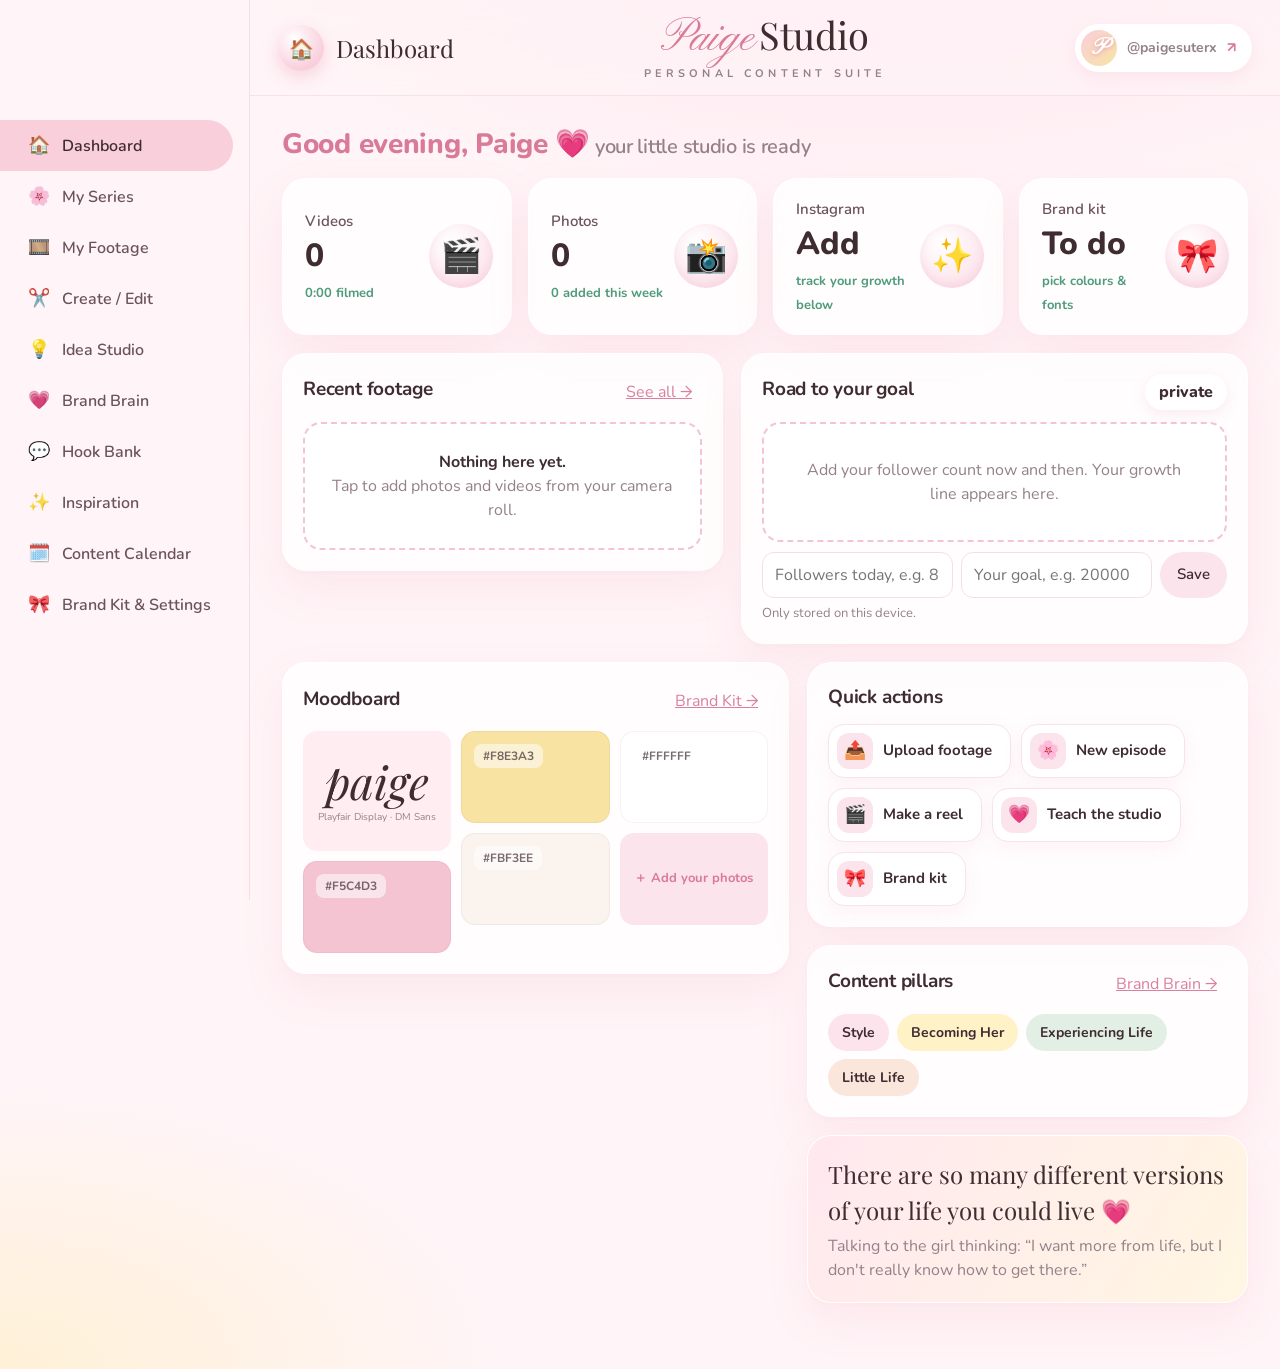
<file: index.html>
<!doctype html>
<html lang="en">
<head>
  <meta charset="utf-8">
  <meta name="viewport" content="width=device-width, initial-scale=1, viewport-fit=cover">
  <meta name="apple-mobile-web-app-capable" content="yes">
  <meta name="apple-mobile-web-app-title" content="Studio">
  <meta name="theme-color" content="#FFFBF8">
  <link rel="apple-touch-icon" href="icon-180.png">
  <link rel="manifest" href="manifest.webmanifest">
  <title>Paige's Content Studio</title>
  <link rel="preconnect" href="https://fonts.googleapis.com">
  <link rel="preconnect" href="https://fonts.gstatic.com" crossorigin>
  <link rel="stylesheet" href="studio.css">
</head>
<body>
  <aside class="side" id="side">
    <nav id="nav"></nav>
  </aside>
  <div class="mainwrap">
    <header class="topbar">
      <div class="tb-left"><span class="tb-ic" id="tbIcon">♡</span><span id="tbTitle">Home</span></div>
      <div class="tb-logo"><div><span class="script">Paige</span><span class="serif">Studio</span></div><small>personal content suite</small></div>
      <a class="tb-right" href="https://www.instagram.com/paigesuterx/" target="_blank" rel="noopener" title="Open my Instagram"><span class="avatar">P</span><span>@paigesuterx</span><span class="ig-arrow">↗</span></a>
    </header>
    <header class="mob-top">
      <div class="brandmark"><span class="script">Paige</span><span class="caps">content studio</span>
        <a class="ig-link" href="https://www.instagram.com/paigesuterx/" target="_blank" rel="noopener">@paigesuterx ↗</a></div>
    </header>
    <nav class="mob-nav" id="mobNav"></nav>
    <main id="view" class="view"></main>
  </div>
  <div id="sheet" class="sheet" hidden><div class="sheet-card" id="sheetCard"></div></div>
  <div id="toast" class="toast"></div>
  <input type="file" id="uploadInput" accept="image/*,video/*" multiple hidden>
  <input type="file" id="fontInput" accept=".ttf,.otf,font/ttf,font/otf" hidden>
  <script type="module" src="studio.js"></script>
</body>
</html>
</file>
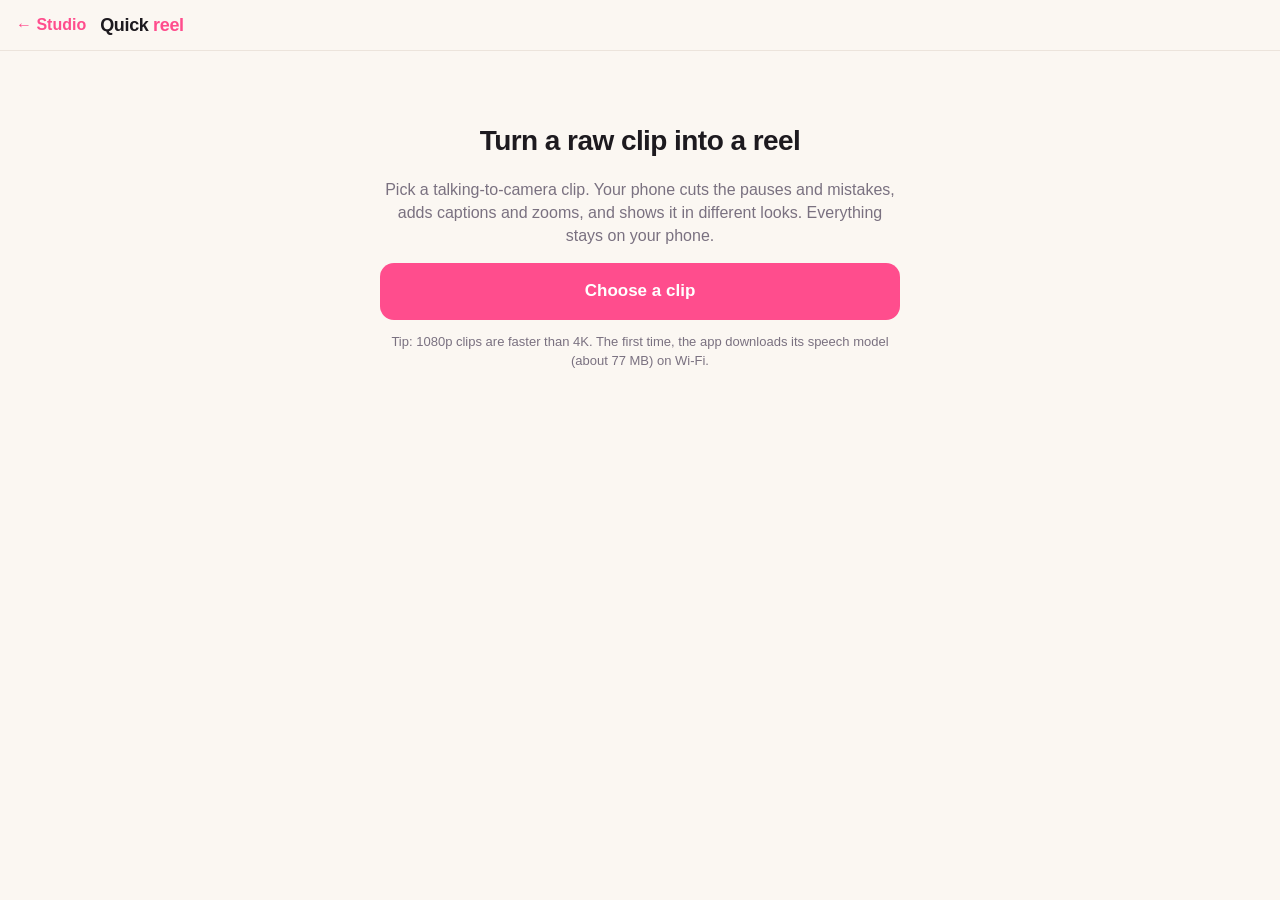
<file: edit.html>
<!doctype html>
<html lang="en">
<head>
  <meta charset="utf-8">
  <meta name="viewport" content="width=device-width, initial-scale=1, viewport-fit=cover">
  <meta name="apple-mobile-web-app-capable" content="yes">
  <meta name="apple-mobile-web-app-title" content="Studio">
  <meta name="theme-color" content="#fbf7f2">
  <link rel="apple-touch-icon" href="icon-180.png">
  <link rel="manifest" href="manifest.webmanifest">
  <title>Content Studio</title>
  <link rel="preconnect" href="https://fonts.googleapis.com">
  <link rel="preconnect" href="https://fonts.gstatic.com" crossorigin>
  <link rel="stylesheet" href="style.css">
</head>
<body>
<header class="top">
  <a href="./" class="back-link">← Studio</a>
  <div class="logo">Quick <span>reel</span></div>
  <button id="newClip" class="ghost" hidden>New clip</button>
</header>

<main>
  <!-- 1. Start -->
  <section id="start" class="start">
    <h1>Turn a raw clip into a reel</h1>
    <p class="muted">Pick a talking-to-camera clip. Your phone cuts the pauses and mistakes, adds captions
      and zooms, and shows it in different looks. Everything stays on your phone.</p>
    <label class="big-btn">
      <input type="file" id="file" accept="video/*" hidden>
      Choose a clip
    </label>
    <p class="small muted">Tip: 1080p clips are faster than 4K. The first time, the app downloads its speech
      model (about 77&nbsp;MB) on Wi-Fi.</p>
  </section>

  <!-- 2. Studio -->
  <section id="studio" class="studio" hidden>
    <div class="stage">
      <div class="frame">
        <canvas id="preview" width="540" height="960"></canvas>
        <button id="playBtn" class="play" aria-label="Play">▶</button>
      </div>
      <div id="status" class="status"></div>
    </div>

    <div class="panel">
      <div id="episodeBox" class="episode" hidden></div>
      <div class="row-head"><h2>Look</h2><button id="compareBtn" class="ghost">Compare all</button></div>
      <div id="looks" class="chips"></div>
      <p id="lookBlurb" class="small muted"></p>

      <h2>Colours</h2>
      <div id="palettes" class="swatches"></div>

      <h2>Hook text</h2>
      <input id="hook" type="text" maxlength="90" placeholder="e.g. 3 things I wish I knew before…">
      <p class="small muted">Shows at the start of the video. Leave empty for none.</p>

      <div class="ideas">
        <div class="row-head"><h2>💡 Hook ideas</h2><button id="shuffleHooks" class="ghost">Shuffle</button></div>
        <p id="ideasNote" class="small muted">These appear once your captions are ready, matched to what you said.</p>
        <div id="hookIdeas" class="idea-list"></div>
        <button id="askClaude" class="claude-btn" disabled>✧ Ask Claude for hooks &amp; captions for this video</button>
        <div class="test-box">
          <label class="toggle"><input type="checkbox" id="testMode"> <span><b>Same clips, new hooks.</b> Pick 2–6 hooks and get one video per hook to test as trial reels</span></label>
          <button id="makeVersions" class="big-btn" hidden>Make versions</button>
          <div id="versionsBox"></div>
        </div>
        <div id="claudeResults"></div>
      </div>

      <h2>Editing</h2>
      <label class="toggle"><input type="checkbox" id="optCaptions" checked> Captions</label>
      <label class="toggle"><input type="checkbox" id="optBloopers" checked> Cut mistakes &amp; repeated lines</label>
      <label class="toggle"><input type="checkbox" id="optFillers" checked> Cut ums &amp; uhs</label>
      <label class="field">Cut pauses longer than <b id="pauseVal"></b>
        <input type="range" id="pause" min="0.25" max="1.5" step="0.05"></label>

      <div id="stats" class="stats"></div>

      <button id="exportBtn" class="big-btn">Make my video</button>
      <div id="exportBox" hidden>
        <div class="progress"><div id="exportBar"></div></div>
        <p id="exportMsg" class="small muted"></p>
        <div id="saveRow" class="row" hidden>
          <button id="saveBtn" class="big-btn">Save to Photos</button>
          <a id="dlLink" class="btn" download>Download</a>
        </div>
      </div>
    </div>
  </section>

  <!-- Ask Claude -->
  <div id="claudeSheet" class="sheet" hidden>
    <div class="sheet-inner">
      <div class="row-head"><h2>✧ Ask Claude</h2><button id="closeClaude" class="ghost">Close</button></div>
      <p class="small"><b>1.</b> Copy this and paste it into your Claude chat. It's free, using your Claude subscription.</p>
      <button id="copyPrompt" class="big-btn">Copy prompt</button>
      <pre id="promptBox" class="promptbox"></pre>
      <p class="small"><b>2.</b> Copy Claude's whole reply and paste it here:</p>
      <textarea id="replyBox" class="replybox" placeholder="Paste Claude's reply here"></textarea>
      <button id="applyReply" class="big-btn">Show my ideas</button>
      <p id="replyMsg" class="small muted"></p>
    </div>
  </div>

  <!-- Compare all looks -->
  <div id="compare" class="sheet" hidden>
    <div class="sheet-inner">
      <div class="row-head"><h2>Same clip, every look</h2><button id="closeCompare" class="ghost">Done</button></div>
      <p class="small muted">Tap one to use it.</p>
      <div id="compareGrid" class="compare-grid"></div>
    </div>
  </div>
</main>

<video id="video" playsinline preload="auto" class="hidden-video"></video>
<script type="module" src="app.js"></script>
</body>
</html>
</file>
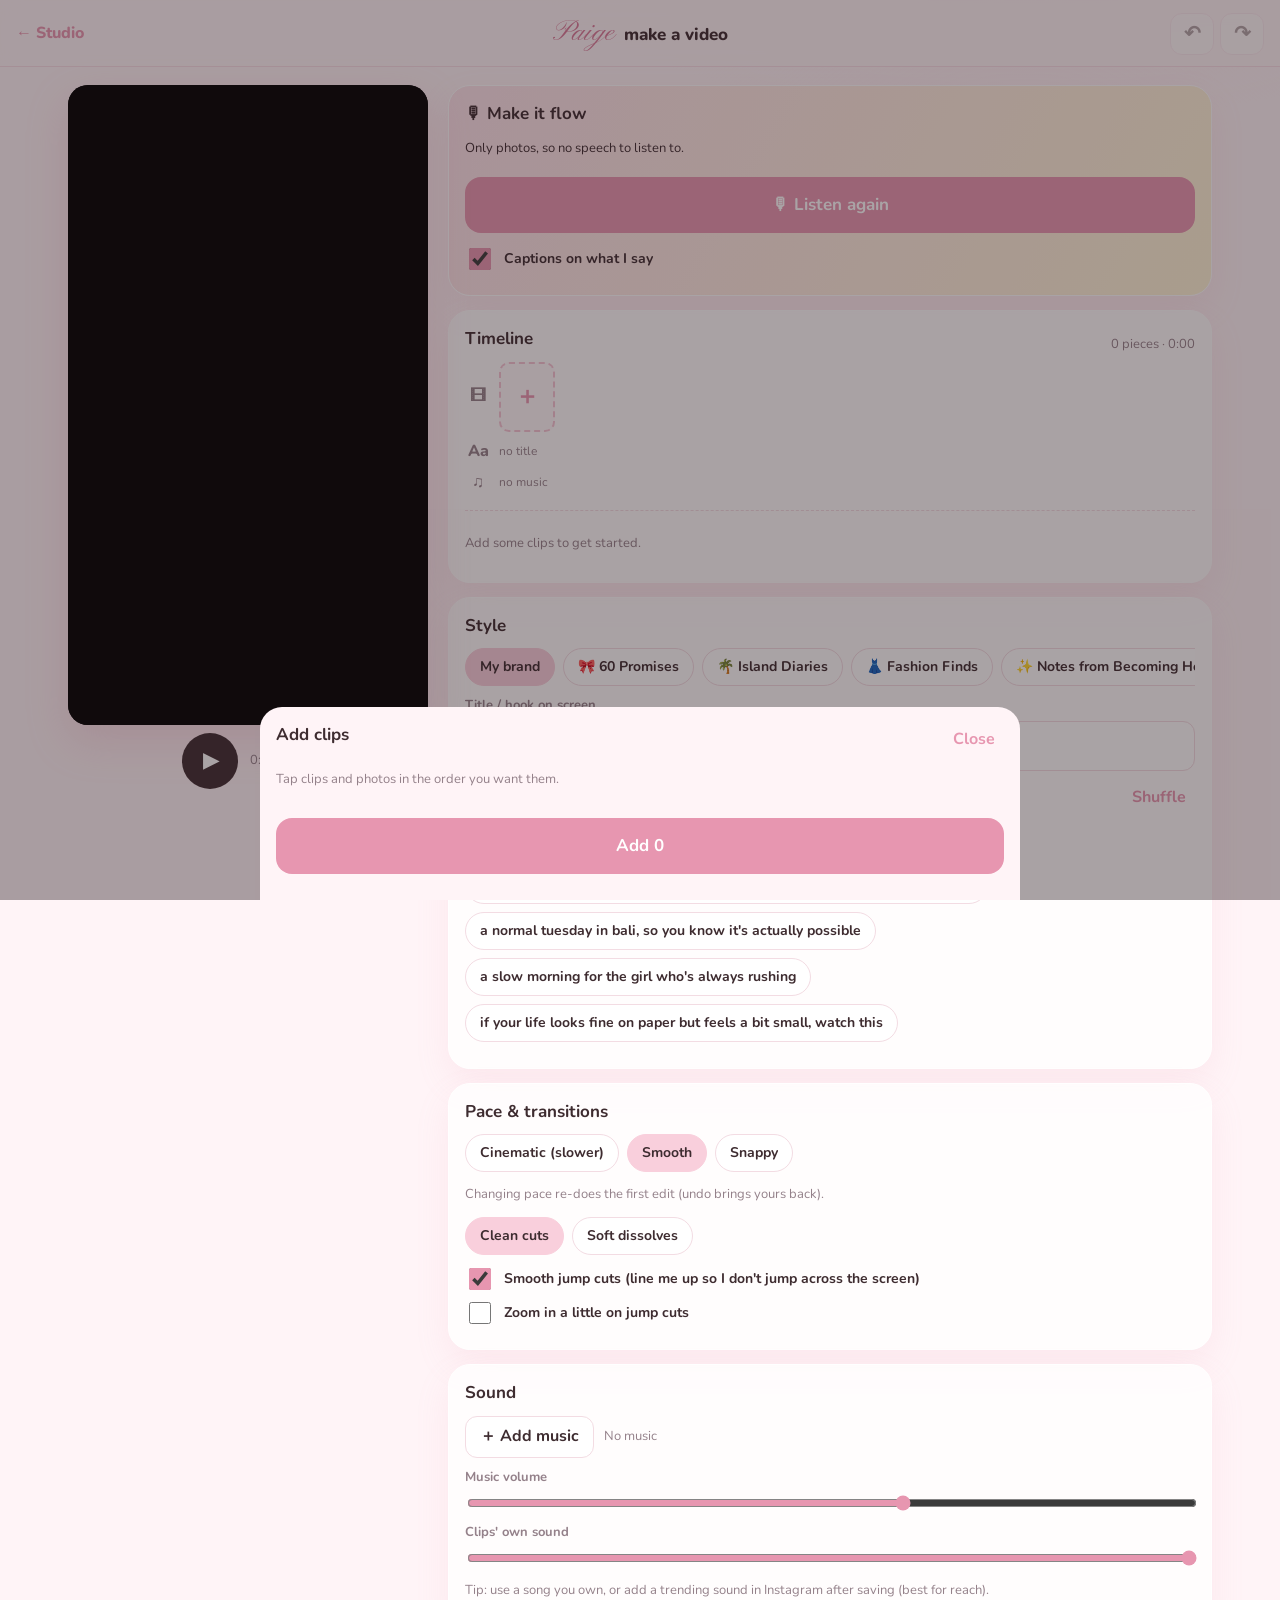
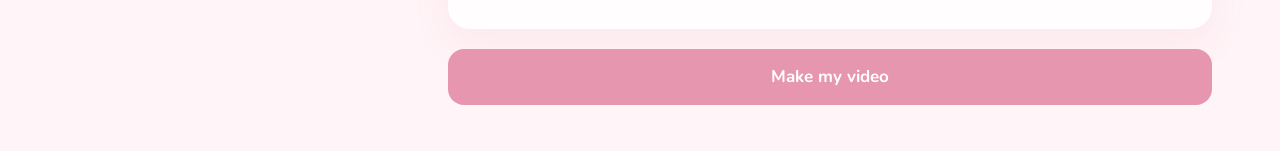
<file: montage.html>
<!doctype html>
<html lang="en">
<head>
  <meta charset="utf-8">
  <meta name="viewport" content="width=device-width, initial-scale=1, viewport-fit=cover">
  <meta name="apple-mobile-web-app-capable" content="yes">
  <meta name="apple-mobile-web-app-title" content="Studio">
  <meta name="theme-color" content="#FFF4F7">
  <link rel="apple-touch-icon" href="icon-180.png">
  <link rel="manifest" href="manifest.webmanifest">
  <title>Make a video · Paige Studio</title>
  <link rel="preconnect" href="https://fonts.googleapis.com">
  <link rel="preconnect" href="https://fonts.gstatic.com" crossorigin>
  <link rel="stylesheet" href="montage.css">
</head>
<body>
<header class="mtop">
  <a href="./#create" class="back">← Studio</a>
  <div class="mtitle"><span class="script">Paige</span> make a video</div>
  <div class="undo"><button id="undoBtn" disabled title="Undo">↶</button><button id="redoBtn" disabled title="Redo">↷</button></div>
</header>

<main class="mwrap">
  <section class="stage">
    <div class="frame"><canvas id="preview" width="540" height="960"></canvas></div>
    <div class="transport"><button id="playBtn" class="play">▶</button><span id="timeLabel" class="small muted">0:00</span></div>
    <p id="status" class="small muted center"></p>
  </section>

  <section class="side">
    <div class="card flow-card">
      <h2>🎙 Make it flow</h2>
      <p id="flowStatus" class="small"></p>
      <button id="flowBtn" class="big-btn">🎙 Listen to what I'm saying</button>
      <label class="toggle"><input type="checkbox" id="capToggle" checked> Captions on what I say</label>
      <div id="storyBox" hidden>
        <h3 style="margin-top:10px">✧ Make it make sense</h3>
        <label class="field">What's this video about? <input id="goalIn" type="text" placeholder="e.g. why I moved to Australia with no plan"></label>
        <button id="askStory" class="claude-btn">✧ Ask Claude to edit the story</button>
        <p class="small muted">Claude is the content editor: it reads everything you said, keeps only the most valuable words and builds hook → context → value → ending. The app then cuts your footage to exactly those words.</p>
      </div>
      <div id="planBox" class="plan" hidden></div>
    </div>

    <div class="card timeline-card">
      <div class="row-head"><h2>Timeline</h2><span id="totalLabel" class="small muted"></span></div>
      <div class="tracks">
        <div class="track"><span class="track-label">🎞</span><div id="trackVideo" class="track-items"></div></div>
        <div class="track"><span class="track-label">Aa</span><div id="trackText" class="track-items"></div></div>
        <div class="track"><span class="track-label">♫</span><div id="trackMusic" class="track-items"></div></div>
      </div>
      <div id="clipPanel" class="clip-panel"></div>
    </div>

    <div class="card">
      <h2>Style</h2>
      <div id="styleChips" class="chips scroll"></div>
      <div id="episodeBox" class="episode" hidden></div>
      <label class="field">Title / hook on screen <input id="titleIn" type="text" maxlength="90" placeholder="e.g. a very unproductive (perfect) day in bali"></label>
      <div class="row-head"><span class="small muted">Hook ideas from your bank</span><button id="moreHooks" class="ghost">Shuffle</button></div>
      <div id="hookIdeas" class="chips"></div>
    </div>

    <div class="card">
      <h2>Pace &amp; transitions</h2>
      <div class="chips">
        <button class="chip" data-pace="cinematic">Cinematic (slower)</button>
        <button class="chip" data-pace="smooth">Smooth</button>
        <button class="chip" data-pace="snappy">Snappy</button>
      </div>
      <p class="small muted">Changing pace re-does the first edit (undo brings yours back).</p>
      <div class="chips"><button class="chip" data-tr="cut">Clean cuts</button><button class="chip" data-tr="fade">Soft dissolves</button></div>
      <label class="toggle"><input type="checkbox" id="matchToggle" checked> Smooth jump cuts (line me up so I don't jump across the screen)</label>
      <label class="toggle"><input type="checkbox" id="punchToggle"> Zoom in a little on jump cuts</label>
    </div>

    <div class="card">
      <h2>Sound</h2>
      <div class="row"><button id="musicBtn">＋ Add music</button><span id="musicName" class="small muted">No music</span><button id="musicRemove" class="ghost" hidden>Remove</button></div>
      <input id="musicIn" type="file" accept="audio/*,.mp3,.m4a,.wav" hidden>
      <label class="field">Music volume <input id="musicVol" type="range" min="0" max="1" step="0.05" value="0.6"></label>
      <label class="field">Clips' own sound <input id="clipVol" type="range" min="0" max="1" step="0.05" value="1"></label>
      <p class="small muted">Tip: use a song you own, or add a trending sound in Instagram after saving (best for reach).</p>
    </div>

    <button id="exportBtn" class="big-btn">Make my video</button>
    <div id="exportBox" hidden>
      <div class="progress"><div id="exportBar"></div></div>
      <p id="exportMsg" class="small muted"></p>
      <div id="saveRow" class="row" hidden><button id="saveBtn" class="big-btn">Save to Photos</button><a id="dlLink" class="btn" download>Download</a></div>
    </div>
  </section>
</main>

<div id="picker" class="sheet" hidden>
  <div class="sheet-inner">
    <div class="row-head"><h2>Add clips</h2><button id="pickClose" class="ghost">Close</button></div>
    <p class="small muted">Tap clips and photos in the order you want them.</p>
    <div id="pickGrid" class="pick-grid"></div>
    <button id="pickAdd" class="big-btn">Add 0</button>
  </div>
</div>

<div id="claudeSheet" class="sheet" hidden>
  <div class="sheet-inner">
    <div class="row-head"><h2>✧ Ask Claude to edit the story</h2><button id="closeClaude" class="ghost">Close</button></div>
    <p class="small"><b>1.</b> Copy this and paste it into your Claude chat (free, using your Claude subscription).</p>
    <button id="copyPrompt" class="big-btn">Copy prompt</button>
    <pre id="promptBox" class="promptbox"></pre>
    <p class="small"><b>2.</b> Copy Claude's whole reply and paste it here:</p>
    <textarea id="replyBox" class="replybox" placeholder="Paste Claude's reply here"></textarea>
    <button id="applyReply" class="big-btn">Build my edit</button>
    <p id="replyMsg" class="small muted"></p>
  </div>
</div>

<div id="checkSheet" class="sheet" hidden>
  <div class="sheet-inner">
    <div class="row-head"><h2>Before I export: does it flow?</h2><button id="checkClose" class="ghost">Close</button></div>
    <div id="checkBody"></div>
    <button id="checkGo" class="big-btn">Reads well, make my video</button>
    <button id="checkFix" class="claude-btn">✧ Fix it with Claude</button>
  </div>
</div>

<video id="vA" playsinline preload="auto" class="hidden-video"></video>
<video id="vB" playsinline preload="auto" class="hidden-video"></video>
<video id="vC" playsinline preload="auto" class="hidden-video"></video>
<script type="module" src="montage.js"></script>
</body>
</html>
</file>
<file: studio.css>
:root {
  --bg: #FFF7F8; --surface: #FFFFFF; --ink: #3E2C30; --muted: #94818A; --line: #F2E6E4;
  --pink: #F5C4D3; --pink-deep: #D9809D; --pink-soft: #FDEAF0; --sage: #DDEBDD; --blush: #F8E1D7;
  --butter: #F8E3A3; --butter-soft: #FFF8E1; --ok: #4E9C7B; --err: #C9505F;
  --radius: 18px; --shadow: 0 1px 2px rgba(62,44,48,.04), 0 10px 30px rgba(62,44,48,.06);
  --serif: "Playfair Display", Georgia, serif; --sans: "Nunito", "DM Sans", -apple-system, BlinkMacSystemFont, sans-serif;
}
* { box-sizing: border-box; -webkit-tap-highlight-color: transparent; }
[hidden] { display: none !important; }
html, body { margin: 0; background: var(--bg); color: var(--ink); font: 16px/1.5 var(--sans); }
body { display: flex; min-height: 100vh; }
a { color: inherit; }
h1, h2, h3 { font-family: var(--serif); font-weight: 500; letter-spacing: -.01em; margin: 0; }
h1 { font-size: 34px; line-height: 1.15; }
h1 em, h2 em { font-style: italic; color: var(--pink-deep); }
h2 { font-size: 22px; margin-bottom: 4px; }
h3 { font-family: var(--sans); font-size: 15px; font-weight: 700; }
.muted { color: var(--muted); }
.small { font-size: 13px; }
.eyebrow { font-size: 12px; letter-spacing: .14em; text-transform: uppercase; color: var(--muted); font-weight: 700; }

/* layout */
.side { width: 230px; flex: none; padding: max(24px, env(safe-area-inset-top)) 16px 24px; border-right: 1px solid var(--line);
  position: sticky; top: 0; height: 100vh; overflow: auto; background: var(--bg); }
.brandmark { font-family: var(--serif); font-size: 22px; padding: 0 10px 20px; }
.brandmark em { color: var(--pink-deep); }
.side nav a, .mob-nav a { display: flex; align-items: center; gap: 10px; padding: 10px 12px; border-radius: 12px;
  text-decoration: none; color: var(--muted); font-weight: 600; font-size: 15px; }
.side nav a.on, .side nav a:hover { background: var(--pink-soft); color: var(--ink); }
.side nav a .ic { width: 22px; text-align: center; }
.mainwrap { flex: 1; min-width: 0; }
.mob-top, .mob-nav { display: none; }
.view { max-width: 1120px; margin: 0 auto; padding: 32px 32px calc(48px + env(safe-area-inset-bottom)); }
@media (max-width: 900px) {
  .side { display: none; }
  .mob-top { display: block; padding: max(14px, env(safe-area-inset-top)) 16px 4px; }
  .mob-top .brandmark { padding: 0; font-size: 20px; }
  .mob-nav { display: flex; gap: 4px; overflow-x: auto; padding: 8px 12px; position: sticky; top: 0; z-index: 5;
    background: rgba(255,251,248,.94); backdrop-filter: blur(10px); border-bottom: 1px solid var(--line); scrollbar-width: none; }
  .mob-nav a { flex: none; padding: 7px 12px; font-size: 14px; }
  .mob-nav a.on { background: var(--ink); color: #fff; }
  .view { padding: 20px 16px calc(40px + env(safe-area-inset-bottom)); }
  h1 { font-size: 28px; }
}

/* building blocks */
.card { background: var(--surface); border: 1px solid var(--line); border-radius: var(--radius); box-shadow: var(--shadow); padding: 20px; margin-bottom: 18px; }
.card-head { display: flex; align-items: center; justify-content: space-between; gap: 12px; margin-bottom: 12px; }
.grid { display: grid; gap: 16px; }
.cols-2 { grid-template-columns: repeat(auto-fill, minmax(300px, 1fr)); }
.cols-3 { grid-template-columns: repeat(auto-fill, minmax(220px, 1fr)); }
.row { display: flex; gap: 10px; align-items: center; flex-wrap: wrap; }
.spacer { flex: 1; }
.page-head { margin-bottom: 22px; }
.page-head p { margin: 6px 0 0; color: var(--muted); max-width: 640px; }
button, .btn { font: inherit; font-weight: 600; font-size: 15px; border: 1px solid var(--line); background: var(--surface); color: var(--ink);
  padding: 10px 16px; border-radius: 999px; min-height: 44px; cursor: pointer; display: inline-flex; align-items: center; gap: 8px;
  text-decoration: none; justify-content: center; }
button:disabled { opacity: .5; }
.btn-pink { background: var(--ink); color: #fff; border-color: var(--ink); }
.btn-big { width: 100%; min-height: 56px; font-size: 17px; border-radius: 16px; }
.btn-soft { background: var(--pink-soft); border-color: transparent; }
.btn-ghost { background: transparent; border-color: transparent; color: var(--pink-deep); padding: 6px 10px; min-height: 36px; }
.btn-danger { color: var(--err); }
.chip { display: inline-flex; align-items: center; gap: 6px; padding: 6px 12px; border-radius: 999px; background: var(--surface);
  border: 1px solid var(--line); font-size: 14px; font-weight: 600; min-height: 36px; cursor: pointer; }
.chip.on { background: var(--ink); color: #fff; border-color: var(--ink); }
.chips { display: flex; gap: 8px; flex-wrap: wrap; }
.chips.scroll { flex-wrap: nowrap; overflow-x: auto; padding-bottom: 4px; scrollbar-width: none; }
.chips.scroll > * { flex: none; }
.tag { display: inline-block; padding: 3px 10px; border-radius: 999px; font-size: 12px; font-weight: 700; background: var(--butter-soft); color: #7A6420; }
.tag.pink { background: var(--pink-soft); color: #9A4763; }
input[type=text], textarea, select { width: 100%; font: inherit; font-size: 16px; padding: 12px 14px; border: 1px solid var(--line);
  border-radius: 12px; background: #fff; color: var(--ink); }
textarea { min-height: 96px; resize: vertical; line-height: 1.5; }
label.field { display: grid; gap: 6px; font-size: 13px; font-weight: 700; color: var(--muted); margin-bottom: 14px; }
.progress { height: 8px; background: var(--pink-soft); border-radius: 99px; overflow: hidden; margin: 10px 0 6px; }
.progress > div { height: 100%; background: var(--pink-deep); width: 0; transition: width .3s; }

/* home */
.hero { background: linear-gradient(135deg, var(--pink-soft), var(--butter-soft)); border-radius: 24px; padding: 28px; margin-bottom: 22px; }
.hero h1 { max-width: 620px; }
.hero .actions { display: flex; gap: 12px; margin-top: 20px; flex-wrap: wrap; }
.hero .actions > * { flex: 1 1 200px; }

/* media */
.media-grid { display: grid; gap: 10px; grid-template-columns: repeat(auto-fill, minmax(120px, 1fr)); }
.tile { position: relative; aspect-ratio: 3/4; border-radius: 14px; overflow: hidden; background: var(--pink-soft); border: 0; padding: 0; min-height: 0; display: block; }
.tile img { width: 100%; height: 100%; object-fit: cover; display: block; }
.tile .badge { position: absolute; bottom: 6px; right: 6px; background: rgba(0,0,0,.55); color: #fff; font-size: 11px; font-weight: 700; padding: 2px 7px; border-radius: 99px; }
.tile .fav { position: absolute; top: 6px; left: 8px; font-size: 14px; }
.tile.sel { outline: 3px solid var(--pink-deep); outline-offset: -3px; }
.tile .check { position: absolute; top: 6px; right: 6px; width: 24px; height: 24px; border-radius: 50%; border: 2px solid #fff; background: rgba(0,0,0,.2); }
.tile.sel .check { background: var(--pink-deep); }
.tile .noimg { display: grid; place-items: center; height: 100%; font-size: 28px; }
.drop { border: 2px dashed var(--pink); border-radius: var(--radius); padding: 26px; text-align: center; color: var(--muted); background: var(--surface); cursor: pointer; }
.drop strong { color: var(--ink); }

/* brand brain */
.section-view p { margin: 0 0 10px; white-space: pre-wrap; }
.list { margin: 0; padding-left: 18px; }
.list li { margin: 3px 0; }
.kv { display: grid; grid-template-columns: 180px 1fr; gap: 6px 16px; margin-bottom: 12px; }
.kv dt { font-size: 13px; font-weight: 700; color: var(--muted); }
.kv dd { margin: 0; white-space: pre-wrap; }
@media (max-width: 640px) { .kv { grid-template-columns: 1fr; } .kv dd { margin-bottom: 8px; } }
.pillar { border-radius: 16px; padding: 16px; border: 1px solid var(--line); background: var(--surface); }
.pillar .dot { width: 12px; height: 12px; border-radius: 50%; display: inline-block; margin-right: 8px; }
.history-item { display: flex; gap: 12px; align-items: center; padding: 10px 0; border-top: 1px solid var(--line); font-size: 14px; }
.history-item:first-child { border-top: 0; }
.quote { font-family: var(--serif); font-style: italic; font-size: 18px; }

/* brand kit */
.swatches { display: flex; gap: 8px; flex-wrap: wrap; }
.sw { display: grid; gap: 4px; justify-items: center; font-size: 11px; color: var(--muted); font-weight: 700; background: none; border: 0; padding: 0; min-height: 0; }
.sw i { width: 54px; height: 54px; border-radius: 14px; border: 1px solid rgba(0,0,0,.06); display: block; }
.option { cursor: pointer; transition: border-color .15s; }
.option.on { border: 2px solid var(--pink-deep); }
.frame916 { position: relative; aspect-ratio: 9/16; border-radius: 16px; overflow: hidden; background: linear-gradient(170deg, #E9CFC4, #B9958C 55%, #7C625C);
  background-size: cover; background-position: center; color: #fff; }
.frame916 .shade { position: absolute; inset: 0; background: linear-gradient(180deg, rgba(0,0,0,.18), transparent 35%, transparent 60%, rgba(0,0,0,.3)); }
.frame916 .t-title { position: absolute; left: 8%; right: 8%; top: 13%; text-align: center; font-size: 26px; line-height: 1.1; text-shadow: 0 2px 10px rgba(0,0,0,.3); }
.frame916 .t-accent { position: absolute; left: 8%; right: 8%; top: 31%; text-align: center; font-size: 22px; text-shadow: 0 2px 8px rgba(0,0,0,.3); }
.frame916 .t-cap { position: absolute; left: 8%; right: 8%; bottom: 17%; text-align: center; font-size: 15px; line-height: 1.25; text-shadow: 0 1px 6px rgba(0,0,0,.45); }
.frame916 .t-cap b { font-weight: inherit; }
.pairing-card .frame916 { max-width: 220px; margin: 0 auto 12px; }
.font-roles { font-size: 13px; color: var(--muted); }
.font-roles b { color: var(--ink); }

/* sheet + toast */
.sheet { position: fixed; inset: 0; background: rgba(40,25,30,.4); z-index: 30; display: flex; align-items: flex-end; justify-content: center; }
.sheet-card { background: var(--bg); width: min(720px, 100%); max-height: 92vh; overflow: auto; border-radius: 24px 24px 0 0;
  padding: 18px 20px calc(24px + env(safe-area-inset-bottom)); }
@media (min-width: 901px) { .sheet { align-items: center; } .sheet-card { border-radius: 24px; } }
.sheet-card video, .sheet-card img.full { width: 100%; max-height: 60vh; object-fit: contain; background: #000; border-radius: 14px; display: block; }
.toast { position: fixed; left: 50%; bottom: calc(24px + env(safe-area-inset-bottom)); transform: translateX(-50%); background: var(--ink); color: #fff;
  padding: 10px 18px; border-radius: 999px; font-weight: 600; font-size: 14px; opacity: 0; transition: .2s; pointer-events: none; z-index: 50; max-width: 90vw; }
.toast.show { opacity: 1; }
.soon { border: 1px dashed var(--line); background: transparent; box-shadow: none; }
.copybox { font-family: ui-monospace, Menlo, monospace; font-size: 12px; white-space: pre-wrap; max-height: 200px; overflow: auto; background: #fff; border: 1px solid var(--line); border-radius: 12px; padding: 12px; }


/* ---- Soft studio look (from Paige's references: SoftGirl CEO dashboard + moodboard) ---- */
:root { --bg: #FFF4F7; --line: #F7DDE5; --pink-soft: #FCE4EC; --pink-pill: #F9CFDC; --glass: rgba(255,255,255,.78); }
body { background: radial-gradient(1200px 600px at 70% -10%, #FFE3EC 0%, transparent 60%), radial-gradient(900px 500px at 0% 100%, #FFF1D6 0%, transparent 55%), #FFF4F7 fixed; }
h1, h2 { font-family: var(--sans); font-weight: 700; letter-spacing: -.01em; }
h2 { font-size: 19px; }
.page-head h1 { font-family: var(--serif); font-weight: 500; }
.card { background: var(--glass); backdrop-filter: blur(14px); -webkit-backdrop-filter: blur(14px); border: 1px solid rgba(255,255,255,.9);
  border-radius: 24px; box-shadow: 0 2px 4px rgba(231,150,176,.05), 0 18px 40px rgba(231,150,176,.12); }

/* top bar (iPad & bigger) */
.topbar { display: grid; grid-template-columns: 1fr auto 1fr; align-items: center; padding: max(16px, env(safe-area-inset-top)) 28px 16px;
  border-bottom: 1px solid rgba(247,221,229,.8); background: rgba(255,244,247,.7); backdrop-filter: blur(12px); position: sticky; top: 0; z-index: 6; }
.tb-left { display: flex; align-items: center; gap: 12px; font-family: var(--serif); font-size: 24px; }
.tb-ic { width: 46px; height: 46px; border-radius: 50%; display: grid; place-items: center; font-size: 20px;
  background: radial-gradient(circle at 35% 30%, #FFF, #F9CFDC 70%); box-shadow: 0 6px 16px rgba(231,150,176,.35); }
.tb-logo { text-align: center; line-height: 1; }
.tb-logo .script { font-family: "Pinyon Script", cursive; font-size: 46px; color: #D97A99; }
.tb-logo .serif { font-family: var(--serif); font-size: 38px; margin-left: 4px; color: var(--ink); }
.tb-logo small { display: block; font-size: 11px; letter-spacing: .38em; text-transform: uppercase; color: var(--muted); margin-top: 6px; font-weight: 700; }
.tb-right { justify-self: end; display: flex; align-items: center; gap: 10px; background: #fff; border-radius: 999px; padding: 6px 16px 6px 6px;
  box-shadow: 0 6px 18px rgba(231,150,176,.15); font-size: 14px; font-weight: 700; color: var(--muted); }
.avatar { width: 36px; height: 36px; border-radius: 50%; background: linear-gradient(135deg, #F9CFDC, #F8E3A3); display: grid; place-items: center;
  font-family: "Pinyon Script", cursive; font-size: 24px; color: #fff; text-shadow: 0 1px 4px rgba(217,122,153,.6); }

/* sidebar */
.side { background: rgba(255,244,247,.85); border-right: 1px solid rgba(247,221,229,.9); padding-top: 120px; width: 250px; }
.side nav a { font-size: 16px; padding: 12px 16px; border-radius: 0 999px 999px 0; margin-left: -16px; padding-left: 26px; color: #6B5359; }
.side nav a .ic { font-size: 18px; width: 26px; filter: saturate(.85); }
.side nav a.on { background: var(--pink-pill); color: var(--ink); box-shadow: none; }
.side nav a:hover:not(.on) { background: rgba(249,207,220,.4); }

/* greeting & stats */
.greet { margin-bottom: 18px; }
.greet-h { font-family: var(--sans); font-weight: 800; font-size: 28px; color: #D97A99; }
.greet-sub { font-weight: 600; color: var(--muted); font-size: 20px; }
.stats { display: grid; grid-template-columns: repeat(4, 1fr); gap: 16px; margin-bottom: 18px; }
.stat { display: flex; justify-content: space-between; align-items: center; gap: 10px; padding: 18px 18px 18px 22px; border-radius: 24px; text-decoration: none;
  background: var(--glass); backdrop-filter: blur(14px); border: 1px solid rgba(255,255,255,.9); box-shadow: 0 18px 40px rgba(231,150,176,.14); }
.stat small { font-size: 15px; color: #6B5359; font-weight: 600; }
.stat b { display: block; font-size: 32px; font-weight: 800; line-height: 1.2; margin: 4px 0; }
.stat .trend { font-size: 13px; color: #4E9C7B; font-weight: 700; }
.stat-ic { font-style: normal; font-size: 34px; width: 64px; height: 64px; flex: none; border-radius: 50%; display: grid; place-items: center;
  background: radial-gradient(circle at 35% 30%, #FFFFFF, #FCE4EC 75%); box-shadow: inset 0 -4px 10px rgba(231,150,176,.18); }

/* panels */
.home-grid { display: grid; grid-template-columns: 1fr 1.15fr; gap: 18px; align-items: start; }
.home-grid.alt { grid-template-columns: 1.15fr 1fr; }
.stack { display: grid; gap: 0; }
.home-grid .media-grid { grid-template-columns: repeat(4, 1fr); }
.pill-soft { background: #fff; border-radius: 999px; padding: 6px 14px; font-weight: 800; box-shadow: 0 4px 14px rgba(231,150,176,.18); }
.chart { width: 100%; height: auto; display: block; }
.goal-row { display: grid; grid-template-columns: 1fr 1fr auto; gap: 8px; margin-top: 10px; }
.goal-row input { padding: 10px 12px; }
.quick { display: flex; flex-wrap: wrap; gap: 10px; margin-top: 12px; }
.qa { display: inline-flex; align-items: center; gap: 10px; padding: 8px 18px 8px 8px; border-radius: 16px; background: #fff; border: 1px solid #F7E3EA;
  font-weight: 700; font-size: 15px; text-decoration: none; min-height: 52px; box-shadow: 0 6px 18px rgba(231,150,176,.1); color: var(--ink); }
.qa i { width: 36px; height: 36px; border-radius: 12px; display: grid; place-items: center; background: var(--pink-soft); font-style: normal; font-size: 18px; }
.affirm { background: linear-gradient(120deg, #FFE8EF, #FFF6E2); }
.affirm-h { font-family: var(--serif); font-size: 24px; margin: 0 0 6px; }
.affirm-s { margin: 0; color: var(--muted); }
.pillar-pills { display: flex; flex-wrap: wrap; gap: 8px; }
.pp { padding: 8px 14px; border-radius: 999px; font-weight: 700; font-size: 14px; }
.pp0 { background: #FDE3EB; } .pp1 { background: #FFF2C7; } .pp2 { background: #E2EFE4; } .pp3 { background: #FBE6DC; }
.tile { border-radius: 16px; }
.chip.on, .mob-nav a.on { background: var(--pink-pill); color: var(--ink); border-color: var(--pink-pill); }
.btn-pink { background: #E796B0; border-color: #E796B0; color: #fff; }

/* moodboard: masonry, hex pills, type tile */
.moodboard { columns: 3 140px; column-gap: 10px; }
.mb-tile { break-inside: avoid; margin-bottom: 10px; border-radius: 14px; overflow: hidden; position: relative; border: 0; padding: 0; min-height: 0; display: block; width: 100%; }
.mb-photo img { width: 100%; aspect-ratio: 4/5; object-fit: cover; display: block; }
.mb-photo.tall img { aspect-ratio: 3/5; }
.mb-color { height: 92px; border: 1px solid rgba(62,44,48,.05); }
.mb-color span { position: absolute; left: 12px; top: 12px; font-size: 12px; font-weight: 700; color: rgba(62,44,48,.7); background: rgba(255,255,255,.55); padding: 3px 9px; border-radius: 8px; }
.mb-type { background: #FFEDF2; height: 120px; display: grid; place-items: center; align-content: center; }
.mb-type span { font-size: 46px; line-height: 1; color: var(--ink); }
.mb-type small { font-size: 10px; color: var(--muted); margin-top: 6px; }
.mb-add { background: var(--pink-soft); color: #D97A99; font-weight: 700; font-size: 13px; height: 92px; }

@media (max-width: 900px) {
  .topbar { display: none; }
  .mob-top .brandmark { display: flex; align-items: baseline; gap: 8px; }
  .stats { grid-template-columns: repeat(2, 1fr); gap: 12px; }
  .stat { padding: 14px; } .stat b { font-size: 26px; } .stat-ic { width: 48px; height: 48px; font-size: 26px; }
  .home-grid, .home-grid.alt { grid-template-columns: 1fr; }
  .greet-h { font-size: 24px; } .greet-sub { display: block; font-size: 16px; margin-top: 4px; }
  .goal-row { grid-template-columns: 1fr 1fr; } .goal-row button { grid-column: span 2; }
}
@media (min-width: 901px) { .mob-top { display: none; } }
.brandmark { padding: 0; }
.brandmark .script { font-family: "Pinyon Script", cursive; font-size: 34px; color: #D97A99; line-height: 1; }
.brandmark .caps { font-size: 10px; letter-spacing: .3em; text-transform: uppercase; color: var(--muted); font-weight: 700; }

/* series */
.series-grid { display: grid; gap: 18px; grid-template-columns: repeat(auto-fill, minmax(460px, 1fr)); }
.series-card { display: grid; grid-template-columns: 170px 1fr; gap: 18px; align-items: start; }
.series-card .frame916 { width: 170px; }
.series-info h2 { margin-bottom: 4px; }
.series-frame .sf-text { position: absolute; left: 7%; right: 7%; text-align: center; display: grid; justify-items: center; gap: 8px; }
.series-frame .sf-title { font-size: calc(21px * var(--fs, 1)); line-height: 1.02; text-shadow: 0 2px 10px rgba(0,0,0,.3); }
.series-frame .sf-title.stagger { display: grid; width: 100%; }
.series-frame .sf-title.stagger span:first-child { justify-self: center; transform: translateX(-14%); }
.series-frame .sf-title.stagger span:last-child { justify-self: center; transform: translateX(16%); margin-top: -4%; }
.series-frame .sf-sub { font-size: 11px; text-shadow: 0 1px 6px rgba(0,0,0,.35); }
.series-frame .sf-sub.pill { padding: 4px 10px; border-radius: 8px; text-shadow: none; }
.series-frame .sf-sub.script { font-size: 17px; }
.series-edit { display: grid; grid-template-columns: 300px 1fr; gap: 22px; align-items: start; }
.series-preview { position: sticky; top: 110px; }
.series-preview .frame916 { width: 100%; }
.series-preview .sf-title { font-size: calc(34px * var(--fs, 1)); }
.series-preview .sf-sub { font-size: 16px; }
.series-preview .sf-sub.script { font-size: 26px; }
.series-preview .sf-sub.pill { padding: 6px 14px; }
@media (max-width: 900px) {
  .series-grid { grid-template-columns: 1fr; }
  .series-card { grid-template-columns: 120px 1fr; gap: 12px; }
  .series-card .frame916 { width: 120px; }
  .series-card .sf-title { font-size: calc(15px * var(--fs, 1)); }
  .series-preview .sf-title { font-size: calc(26px * var(--fs, 1)); }
  .series-edit { grid-template-columns: 1fr; }
  .series-preview { position: static; max-width: 240px; margin: 0 auto; }
  .series-preview .sf-title { font-size: 26px; }
}
.tb-right { text-decoration: none; }
.ig-arrow { color: #D97A99; }
.ig-link { margin-left: auto; font-size: 13px; font-weight: 700; color: #D97A99; text-decoration: none; }

/* hook bank */
.format-grid { display: grid; gap: 12px; grid-template-columns: repeat(auto-fill, minmax(280px, 1fr)); }
.format-card { display: grid; gap: 6px; text-align: left; align-content: start; justify-content: stretch; padding: 18px; border-radius: 20px; min-height: 0;
  background: #7A2B44; color: #F6E7B4; border: 2px solid transparent; font-weight: 400; }
.format-card.on { border-color: #F8E3A3; box-shadow: 0 10px 30px rgba(122,43,68,.35); }
.format-n { font-family: "Caveat", cursive; font-size: 20px; color: #A8D8E0; }
.format-name { font-family: "Playfair Display", serif; font-size: 30px; font-weight: 800; line-height: 1; letter-spacing: -.02em; }
.format-goal { font-family: "Playfair Display", serif; font-size: 15px; }
.format-formula { background: #F6E7B4; color: #7A2B44; border-radius: 6px; padding: 8px 10px; font-family: "Nunito", sans-serif; font-weight: 800; font-size: 14px; line-height: 1.3; }
.format-why { font-size: 13px; color: #F3DCE3; line-height: 1.4; }
.hook-list { display: grid; gap: 10px; grid-template-columns: repeat(auto-fill, minmax(300px, 1fr)); }
.hook-card { background: var(--glass); border: 1px solid #fff; border-radius: 18px; padding: 14px 16px; box-shadow: 0 8px 24px rgba(231,150,176,.1); }
.hook-text { font-size: 16px; font-weight: 700; margin: 0 0 8px; line-height: 1.35; }
.make-card { display: grid; gap: 12px; background: linear-gradient(120deg, #FDE3EB, #FFF4D6); }
.hook-her { font-size: 13px; color: var(--muted); margin: -4px 0 8px; font-style: italic; }
.tag.resp { background: #E2EFE4; color: #3F6B4C; }

/* Idea Studio */
.idea-in { width: 100%; min-height: 120px; font: inherit; font-size: 16px; padding: 12px; border: 1px solid #F3DCE3; border-radius: 14px; }
.idea-card .idea-field { border-top: 1px dashed #F3DCE3; padding-top: 6px; margin-top: 6px; }
.idea-card .idea-field p { margin: 2px 0 6px; white-space: pre-wrap; }
.idea-label { font-size: 12px; font-weight: 800; text-transform: uppercase; letter-spacing: .05em; color: #D97A99; }
.tag.soft { background: #FFF4D6; color: #7A6420; }
.balance { display: flex; gap: 4px; border-radius: 999px; overflow: hidden; height: 30px; margin: 8px 0; }
.bal { display: flex; align-items: center; justify-content: center; font-size: 12px; font-weight: 800; color: #fff; white-space: nowrap; overflow: hidden; min-width: 0; }
.bal.inspiration { background: #E796B0; } .bal.value { background: #9DBF9E; } .bal.connection { background: #E8B85C; }
.btn-pink.big { width: 100%; min-height: 52px; font-size: 17px; justify-content: center; }
.idea-q { background: #FFF7FA; border-radius: 12px; padding: 8px 12px; margin: 8px 0; }
.idea-q ul { margin: 4px 0 0; }
</file>
<file: style.css>
:root {
  --bg: #fbf7f2; --panel: #fff; --ink: #1d1a1f; --muted: #7a7180; --line: #ece4dc;
  --accent: #ff4d8d; --ok: #1f9d6b; --err: #d23b3b; --radius: 16px;
}
* { box-sizing: border-box; -webkit-tap-highlight-color: transparent; }
[hidden] { display: none !important; }
html, body { margin: 0; background: var(--bg); color: var(--ink);
  font: 16px/1.45 -apple-system, BlinkMacSystemFont, "Segoe UI", Roboto, sans-serif; }
header.top { position: sticky; top: 0; z-index: 5; display: flex; align-items: center; justify-content: space-between;
  padding: max(12px, env(safe-area-inset-top)) 16px 12px; background: rgba(251,247,242,.92);
  backdrop-filter: blur(10px); border-bottom: 1px solid var(--line); }
.logo { font-weight: 800; font-size: 18px; letter-spacing: -.02em; }
.logo span { color: var(--accent); }
main { padding: 16px 16px calc(32px + env(safe-area-inset-bottom)); max-width: 1100px; margin: 0 auto; }
h1 { font-size: 28px; letter-spacing: -.02em; margin: 12px 0 8px; }
h2 { font-size: 15px; margin: 18px 0 8px; }
.muted { color: var(--muted); }
.small { font-size: 13px; }
button, .btn { font: inherit; font-weight: 600; border: 1px solid var(--line); background: #fff; color: var(--ink);
  padding: 10px 14px; border-radius: 12px; min-height: 44px; display: inline-flex; align-items: center;
  justify-content: center; gap: 6px; text-decoration: none; cursor: pointer; }
button.ghost { background: transparent; border-color: transparent; color: var(--accent); padding: 6px 8px; }
button:disabled { opacity: .5; }
.big-btn { display: flex; width: 100%; justify-content: center; align-items: center; padding: 16px; border-radius: 14px;
  background: var(--accent); color: #fff; border: 0; font-size: 17px; font-weight: 700; min-height: 54px;
  margin: 14px 0 8px; cursor: pointer; }
.start { max-width: 520px; margin: 6vh auto 0; text-align: center; }
.studio { display: grid; gap: 16px; }
.stage { display: grid; justify-items: center; gap: 10px; }
.frame { position: relative; width: min(100%, 330px); aspect-ratio: 9/16; border-radius: 18px; overflow: hidden;
  background: #111; box-shadow: 0 8px 30px rgba(0,0,0,.15); }
.frame canvas { width: 100%; height: 100%; display: block; }
.play { position: absolute; inset: 0; margin: auto; width: 72px; height: 72px; border-radius: 50%;
  background: rgba(0,0,0,.45); color: #fff; border: 0; font-size: 28px; }
.status { font-size: 13px; color: var(--muted); text-align: center; min-height: 18px; }
.status b { color: var(--ink); }
.panel { background: var(--panel); border: 1px solid var(--line); border-radius: var(--radius); padding: 4px 16px 16px; }
.row-head { display: flex; align-items: center; justify-content: space-between; }
.row-head h2 { margin-bottom: 8px; }
.row { display: flex; gap: 10px; align-items: center; }
.row .big-btn { margin: 0; flex: 1; }
.chips { display: flex; gap: 8px; overflow-x: auto; padding-bottom: 4px; scrollbar-width: none; }
.chip { flex: none; padding: 8px 14px; border-radius: 999px; border: 1px solid var(--line); background: #fff;
  font-weight: 600; min-height: 40px; }
.chip.on { background: var(--ink); color: #fff; border-color: var(--ink); }
.swatches { display: flex; gap: 12px; overflow-x: auto; padding-bottom: 4px; }
.swatch { flex: none; display: grid; justify-items: center; gap: 4px; border: 0; background: none; padding: 2px; min-height: 0; }
.swatch .dots { display: flex; border-radius: 999px; overflow: hidden; border: 2px solid transparent; }
.swatch.on .dots { border-color: var(--ink); }
.swatch .dots i { width: 18px; height: 34px; display: block; }
.swatch span { font-size: 11px; color: var(--muted); font-weight: 600; }
input[type=text] { width: 100%; font: inherit; font-size: 16px; padding: 12px; border: 1px solid var(--line); border-radius: 12px; }
.toggle { display: flex; align-items: center; gap: 10px; padding: 8px 0; font-weight: 500; }
.toggle input { width: 22px; height: 22px; accent-color: var(--accent); }
.field { display: grid; gap: 6px; padding: 8px 0; font-weight: 500; }
input[type=range] { width: 100%; accent-color: var(--accent); }
.stats { margin-top: 14px; padding: 12px; background: #f6efe8; border-radius: 12px; font-size: 14px; }
.progress { height: 8px; background: #f1e8df; border-radius: 99px; overflow: hidden; margin: 12px 0 6px; }
.progress > div { height: 100%; width: 0; background: var(--accent); transition: width .3s; }
.sheet { position: fixed; inset: 0; background: rgba(0,0,0,.4); z-index: 20; display: flex; align-items: flex-end; }
.sheet-inner { background: var(--bg); width: 100%; max-height: 92vh; overflow: auto; border-radius: 20px 20px 0 0;
  padding: 8px 16px calc(24px + env(safe-area-inset-bottom)); }
.compare-grid { display: grid; grid-template-columns: repeat(auto-fill, minmax(140px, 1fr)); gap: 12px; }
.compare-grid button { display: grid; gap: 6px; padding: 0; border: 2px solid transparent; background: none;
  border-radius: 14px; min-height: 0; text-align: center; font-size: 13px; }
.compare-grid button.on { border-color: var(--accent); }
.compare-grid canvas { width: 100%; aspect-ratio: 9/16; border-radius: 12px; display: block; background: #111; }
.hidden-video { position: fixed; left: 0; bottom: 0; width: 2px; height: 2px; opacity: 0.01; pointer-events: none; }
@media (min-width: 800px) {
  .studio { grid-template-columns: 380px 1fr; align-items: start; }
  .stage { position: sticky; top: 76px; }
  .frame { width: 360px; }
}
.scan-btn { background: var(--accent); color: #fff; border: 0; border-radius: 12px; padding: 12px 18px;
  font-weight: 700; margin-bottom: 6px; }
.back-link { color: var(--accent); text-decoration: none; font-weight: 600; }
header.top .logo { margin-right: auto; margin-left: 14px; }
.episode { margin: 12px 0 4px; padding: 14px; border-radius: 14px; background: linear-gradient(120deg, #FDE3EB, #FFF4D6); }
.episode h2 { margin: 0 0 8px; }
.episode .ep-grid { display: grid; grid-template-columns: repeat(auto-fill, minmax(130px, 1fr)); gap: 8px; }
.episode label { display: grid; gap: 4px; font-size: 12px; font-weight: 700; color: var(--muted); }
.episode input { font: inherit; font-size: 16px; padding: 10px; border: 1px solid var(--line); border-radius: 10px; width: 100%; }
.ideas { margin-top: 10px; padding: 14px; border-radius: 14px; background: #FFF7FA; border: 1px solid #F7DDE5; }
.ideas h2 { margin: 0; }
.idea-list { display: grid; gap: 8px; margin: 8px 0; }
.idea { text-align: left; justify-content: flex-start; font-weight: 600; border-radius: 12px; background: #fff; border: 1px solid #F3DCE3; padding: 10px 12px; font-size: 15px; line-height: 1.3; min-height: 44px; }
.idea small { display: block; font-weight: 500; color: var(--muted); font-size: 12px; margin-top: 2px; }
.idea.on { border-color: #E796B0; background: #FDE8EF; }
.claude-btn { width: 100%; background: #3E2C30; color: #fff; border: 0; border-radius: 12px; min-height: 48px; font-weight: 700; }
.claude-btn:disabled { opacity: .45; }
.promptbox { white-space: pre-wrap; font-size: 11px; max-height: 160px; overflow: auto; background: #fff; border: 1px solid var(--line); border-radius: 10px; padding: 10px; }
.replybox { width: 100%; min-height: 120px; font: inherit; font-size: 15px; padding: 10px; border: 1px solid var(--line); border-radius: 10px; }
.cap-card { background: #fff; border: 1px solid #F3DCE3; border-radius: 12px; padding: 10px 12px; margin: 8px 0; }
.cap-card .cap-style { font-size: 12px; font-weight: 700; color: #D97A99; text-transform: uppercase; letter-spacing: .06em; }
.cap-card p { margin: 6px 0; white-space: pre-wrap; }
.res-h { margin: 14px 0 4px; font-size: 14px; }
.test-box { margin-top: 12px; padding-top: 10px; border-top: 1px dashed #F3DCE3; }
.test-box .toggle { align-items: flex-start; font-size: 14px; }
.idea.picked { border-color: #3E2C30; background: #FFF4D6; }
.idea.picked::before { content: "✓ "; color: #D97A99; font-weight: 800; }
.version { display: flex; gap: 10px; align-items: center; padding: 8px 0; border-top: 1px solid #F3DCE3; font-size: 14px; }
.version span { flex: 1; }
</file>
<file: montage.css>
:root { --bg: #FFF4F7; --ink: #3E2C30; --muted: #94818A; --line: #F7DDE5; --pink: #F5C4D3; --pink-deep: #E796B0; --butter: #F8E3A3; }
* { box-sizing: border-box; -webkit-tap-highlight-color: transparent; }
[hidden] { display: none !important; }
html, body { margin: 0; color: var(--ink); font: 16px/1.45 "Nunito", -apple-system, sans-serif;
  background: radial-gradient(1000px 500px at 80% -10%, #FFE3EC, transparent 60%), #FFF4F7; min-height: 100vh; }
h2 { font-size: 17px; margin: 0 0 10px; }
h3 { margin: 0 0 8px; font-size: 15px; }
.small { font-size: 13px; } .muted { color: var(--muted); } .center { text-align: center; }
button, .btn { font: inherit; font-weight: 700; border: 1px solid #F3DCE3; background: #fff; color: var(--ink); border-radius: 12px; padding: 8px 14px;
  min-height: 42px; cursor: pointer; text-decoration: none; display: inline-flex; align-items: center; justify-content: center; gap: 6px; }
button:disabled { opacity: .4; }
button.ghost { background: transparent; border-color: transparent; color: var(--pink-deep); min-height: 32px; padding: 4px 8px; }
.big-btn { width: 100%; min-height: 56px; border: 0; border-radius: 16px; background: var(--pink-deep); color: #fff; font-size: 17px; margin: 6px 0; }
.mtop { position: sticky; top: 0; z-index: 5; display: grid; grid-template-columns: 1fr auto 1fr; align-items: center; gap: 10px;
  padding: max(12px, env(safe-area-inset-top)) 16px 10px; background: rgba(255,244,247,.9); backdrop-filter: blur(10px); border-bottom: 1px solid var(--line); }
.back { color: var(--pink-deep); font-weight: 800; text-decoration: none; }
.mtitle { font-weight: 800; font-size: 17px; }
.mtitle .script { font-family: "Pinyon Script", cursive; font-size: 30px; color: #D97A99; font-weight: 400; margin-right: 4px; }
.undo { justify-self: end; display: flex; gap: 6px; }
.undo button { width: 44px; padding: 0; font-size: 20px; }
.mwrap { display: grid; grid-template-columns: 360px 1fr; gap: 20px; max-width: 1180px; margin: 0 auto; padding: 18px 18px calc(40px + env(safe-area-inset-bottom)); align-items: start; }
.stage { position: sticky; top: 76px; display: grid; gap: 8px; justify-items: center; }
.frame { width: 100%; aspect-ratio: 9/16; border-radius: 20px; overflow: hidden; background: #111; box-shadow: 0 16px 40px rgba(231,150,176,.25); }
.frame canvas { width: 100%; height: 100%; display: block; }
.transport { display: flex; align-items: center; gap: 12px; }
.play { width: 56px; height: 56px; border-radius: 50%; background: var(--ink); color: #fff; border: 0; font-size: 20px; }
.card { background: rgba(255,255,255,.8); border: 1px solid #fff; border-radius: 22px; padding: 16px; margin-bottom: 14px; box-shadow: 0 14px 34px rgba(231,150,176,.12); }
.row { display: flex; gap: 10px; align-items: center; flex-wrap: wrap; }
.row-head { display: flex; align-items: center; justify-content: space-between; gap: 10px; }
.chips { display: flex; gap: 8px; flex-wrap: wrap; margin: 6px 0 10px; }
.chips.scroll { flex-wrap: nowrap; overflow-x: auto; scrollbar-width: none; }
.chips.scroll > * { flex: none; }
.chip { border-radius: 999px; padding: 6px 14px; min-height: 38px; font-weight: 700; font-size: 14px; text-align: left; }
.chip.on { background: #F9CFDC; border-color: #F9CFDC; }
.field { display: grid; gap: 6px; font-size: 13px; font-weight: 700; color: var(--muted); margin: 10px 0; }
.field input[type=text] { font: inherit; font-size: 16px; padding: 12px; border: 1px solid #F3DCE3; border-radius: 12px; color: var(--ink); }
input[type=range] { width: 100%; accent-color: var(--pink-deep); }
/* timeline: pink & butter tracks */
.tracks { display: grid; gap: 8px; overflow-x: auto; padding-bottom: 6px; }
.track { display: flex; align-items: center; gap: 8px; min-width: max-content; }
.track-label { width: 26px; text-align: center; font-weight: 800; color: var(--muted); flex: none; }
.track-items { display: flex; gap: 4px; align-items: center; }
.tl-clip { position: relative; height: 70px; border-radius: 10px; padding: 0; background-size: cover; background-position: center; border: 3px solid transparent; min-height: 0; background-color: #F9CFDC; }
.tl-clip.on { border-color: var(--pink-deep); box-shadow: 0 0 0 2px #fff inset; }
.tl-len { position: absolute; bottom: 3px; left: 4px; font-size: 11px; color: #fff; background: rgba(0,0,0,.45); border-radius: 6px; padding: 0 5px; }
.tl-kind { position: absolute; top: 3px; right: 4px; font-size: 12px; }
.tl-add { width: 56px; height: 70px; border-radius: 10px; font-size: 24px; border: 2px dashed var(--pink); color: var(--pink-deep); background: #FFF7FA; }
.tl-bar { height: 26px; border-radius: 8px; font-size: 12px; font-weight: 800; padding: 0 10px; display: flex; align-items: center; white-space: nowrap; overflow: hidden; }
.tl-bar.text { background: var(--butter); color: #7A6420; }
.tl-bar.music { background: linear-gradient(90deg, #F27FA5, #E6487E); color: #fff; }
.tl-empty { font-size: 12px; color: var(--muted); }
.clip-panel { border-top: 1px dashed #F3DCE3; margin-top: 10px; padding-top: 10px; }
.cp-head { display: flex; gap: 10px; align-items: center; }
.cp-head img { width: 44px; height: 60px; object-fit: cover; border-radius: 8px; }
.cp-actions { display: flex; gap: 8px; flex-wrap: wrap; }
.cp-actions .danger { color: #C9505F; }
.episode { background: linear-gradient(120deg, #FDE3EB, #FFF4D6); border-radius: 14px; padding: 12px; margin-bottom: 6px; }
.ep-grid { display: grid; grid-template-columns: repeat(auto-fill, minmax(120px, 1fr)); gap: 8px; }
.ep-grid label { display: grid; gap: 4px; font-size: 12px; font-weight: 700; color: var(--muted); }
.ep-grid input { font: inherit; font-size: 16px; padding: 8px; border: 1px solid #F3DCE3; border-radius: 10px; width: 100%; }
.progress { height: 8px; background: #FCE4EC; border-radius: 99px; overflow: hidden; margin: 10px 0 6px; }
.progress > div { height: 100%; width: 0; background: var(--pink-deep); transition: width .3s; }
.sheet { position: fixed; inset: 0; background: rgba(40,25,30,.4); z-index: 20; display: flex; align-items: flex-end; justify-content: center; }
.sheet-inner { background: var(--bg); width: min(760px, 100%); max-height: 90vh; overflow: auto; border-radius: 22px 22px 0 0; padding: 16px 16px calc(20px + env(safe-area-inset-bottom)); }
.pick-grid { display: grid; grid-template-columns: repeat(auto-fill, minmax(96px, 1fr)); gap: 8px; margin: 10px 0; }
.pick-tile { aspect-ratio: 3/4; border-radius: 12px; background-size: cover; background-position: center; position: relative; padding: 0; border: 3px solid transparent; min-height: 0; background-color: #F9CFDC; }
.pick-tile span { position: absolute; bottom: 4px; right: 6px; font-size: 11px; color: #fff; background: rgba(0,0,0,.5); border-radius: 6px; padding: 0 5px; }
.pick-tile.on { border-color: var(--pink-deep); }
.pick-tile.on::after { content: "✓"; position: absolute; top: 4px; left: 6px; background: var(--pink-deep); color: #fff; width: 22px; height: 22px; border-radius: 50%; display: grid; place-items: center; font-size: 13px; }
.hidden-video { position: fixed; left: 0; bottom: 0; width: 2px; height: 2px; opacity: .01; pointer-events: none; }
@media (max-width: 860px) {
  .mwrap { grid-template-columns: 1fr; padding: 12px; }
  .stage { position: static; }
  .frame { width: min(100%, 300px); }
  .mtitle { font-size: 15px; } .mtitle .script { font-size: 24px; }
}
.side, .stage, .card, .tracks { min-width: 0; }
.tracks { max-width: 100%; }
html, body { overflow-x: hidden; }
.flow-card { background: linear-gradient(120deg, #FDE3EB, #FFF4D6); }
.toggle { display: flex; align-items: center; gap: 10px; font-weight: 700; font-size: 14px; margin: 6px 0; }
.toggle input { width: 22px; height: 22px; accent-color: var(--pink-deep); }
.claude-btn { width: 100%; background: var(--ink); color: #fff; border: 0; border-radius: 12px; min-height: 48px; }
.promptbox { white-space: pre-wrap; font-size: 11px; max-height: 160px; overflow: auto; background: #fff; border: 1px solid var(--line); border-radius: 10px; padding: 10px; }
.replybox { width: 100%; min-height: 120px; font: inherit; font-size: 15px; padding: 10px; border: 1px solid var(--line); border-radius: 10px; }
.said { font-size: 14px; font-style: italic; background: #FFF7FA; border-radius: 10px; padding: 8px 10px; margin: 8px 0; }
.tl-clip.speech { box-shadow: inset 0 -4px 0 #E796B0; }
.tl-bar.caps { background: #FDE3EB; color: #9A4763; margin-left: 4px; }
#trackText { gap: 0; }
.plan { margin-top: 12px; background: #fff; border-radius: 16px; padding: 12px; border: 1px solid var(--line); }
.plan h3 { margin: 0 0 4px; }
.plan-step { border-top: 1px dashed #F3DCE3; padding: 8px 0; }
.plan-head { display: flex; justify-content: space-between; gap: 8px; align-items: center; }
.plan-role { font-size: 12px; font-weight: 800; text-transform: uppercase; letter-spacing: .05em; color: #D97A99; }
.plan-step.removed .plan-role { color: var(--muted); }
.script-line { background: #fff; border: 1px solid var(--line); border-radius: 12px; padding: 8px 10px; margin: 6px 0; font-size: 15px; }
.script-line.broll { color: var(--muted); font-size: 13px; }
.script-line.warn { border-color: #F2B84B; background: #FFF8E6; }
</file>
